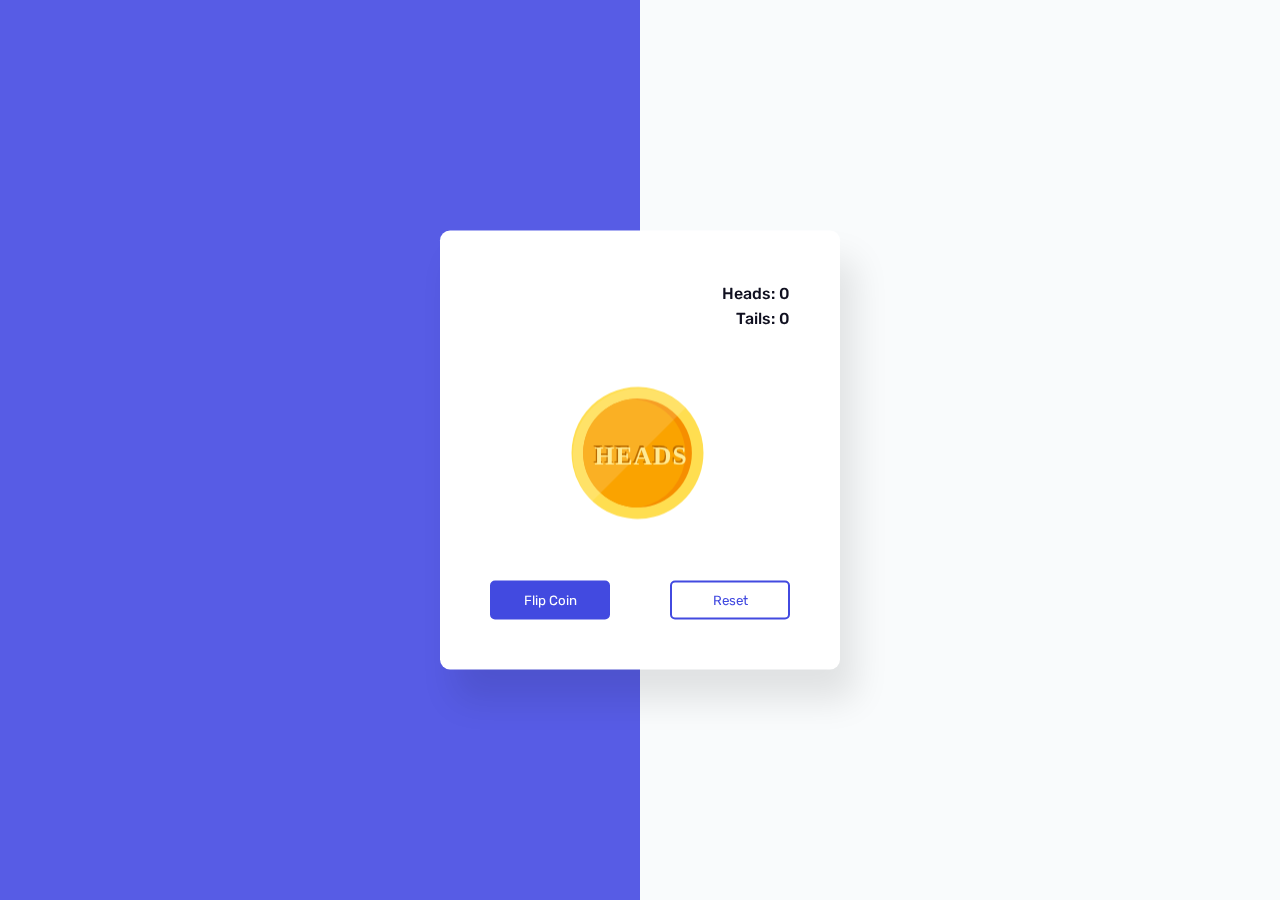
<file: flip-coin/index.html>
<!DOCTYPE html>
<html lang="en">

<head>
    <meta charset="UTF-8">
    <meta http-equiv="X-UA-Compatible" content="IE=edge">
    <meta name="viewport" content="width=device-width, initial-scale=1.0">
    <link rel="stylesheet" href="style.css">
    <title> Flip coin </title>
</head>

<body>

    <div class="container">
        <div class="stats">
            <p id="heads-count">Heads: 0</p>
            <p id="tails-count">Tails: 0</p>
        </div>
        <div class="coin" id="coin">
            <div class="heads">
                <img src="heads.svg">
            </div>
            <div class="tails">
                <img src="tails.svg">
            </div>
        </div>
        <div class="buttons">
            <button id="flip-button">
                Flip Coin
            </button>
            <button id="reset-button">
                Reset
            </button>
        </div>
    </div>


    <script src="index.js"></script>
</body>

</html>
</file>
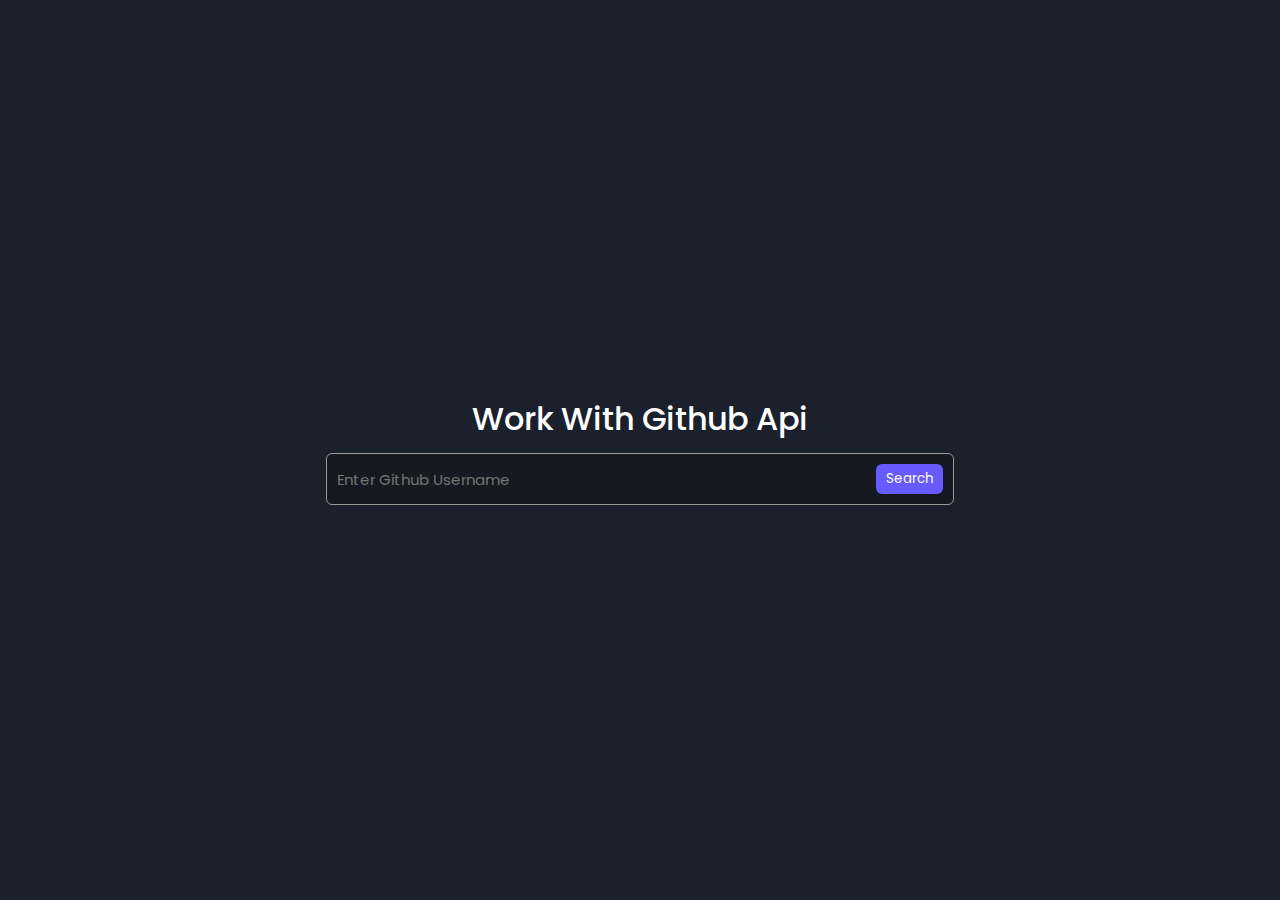
<file: github-api/index.html>
<!DOCTYPE html>
<html lang="en">

<head>
    <meta charset="UTF-8">
    <meta http-equiv="X-UA-Compatible" content="IE=edge">
    <meta name="viewport" content="width=device-width, initial-scale=1.0">
    <link rel="stylesheet" href="style.css">
    <title>Github Api</title>
</head>

<body>

    <div class="container">
        <h1>Work With Github Api</h1>
        <div class="searchBox">
            <input type="text" id="searchInput" placeholder="Enter Github Username">
            <button onclick="searchGithub()">Search</button>
        </div>

        <div class="details" id="result"></div>

    </div>

    <script src="index.js"></script>
</body>

</html>
</file>
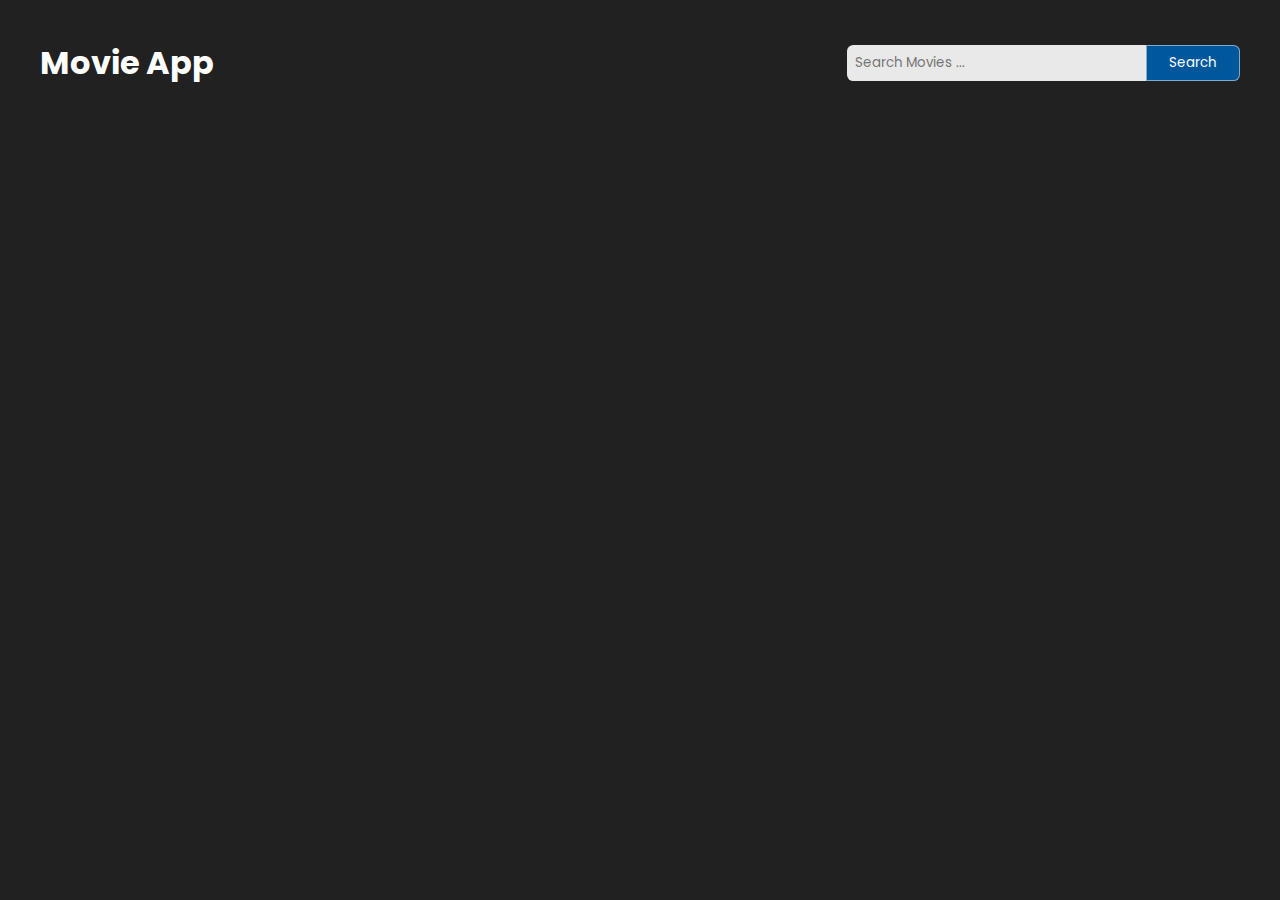
<file: movie-app/index.html>
<!DOCTYPE html>
<html lang="en">

<head>
    <meta charset="UTF-8">
    <meta name="viewport" content="width=device-width, initial-scale=1.0">
    <link rel="stylesheet" href="style.css">
    <title>Movie App</title>
</head>

<body>

    <div class="container">
        <div class="search-box">
            <a href="#">
                <h1>Movie App</h1>
            </a>
            <form id="search-form">
                <input type="text" id="search-input" placeholder="Search Movies ...">
                <button class="search-btn" type="submit">Search</button>
            </form>
        </div>

        <div id="result"></div>

    </div>

    <script src="index.js"></script>

</body>

</html>
</file>
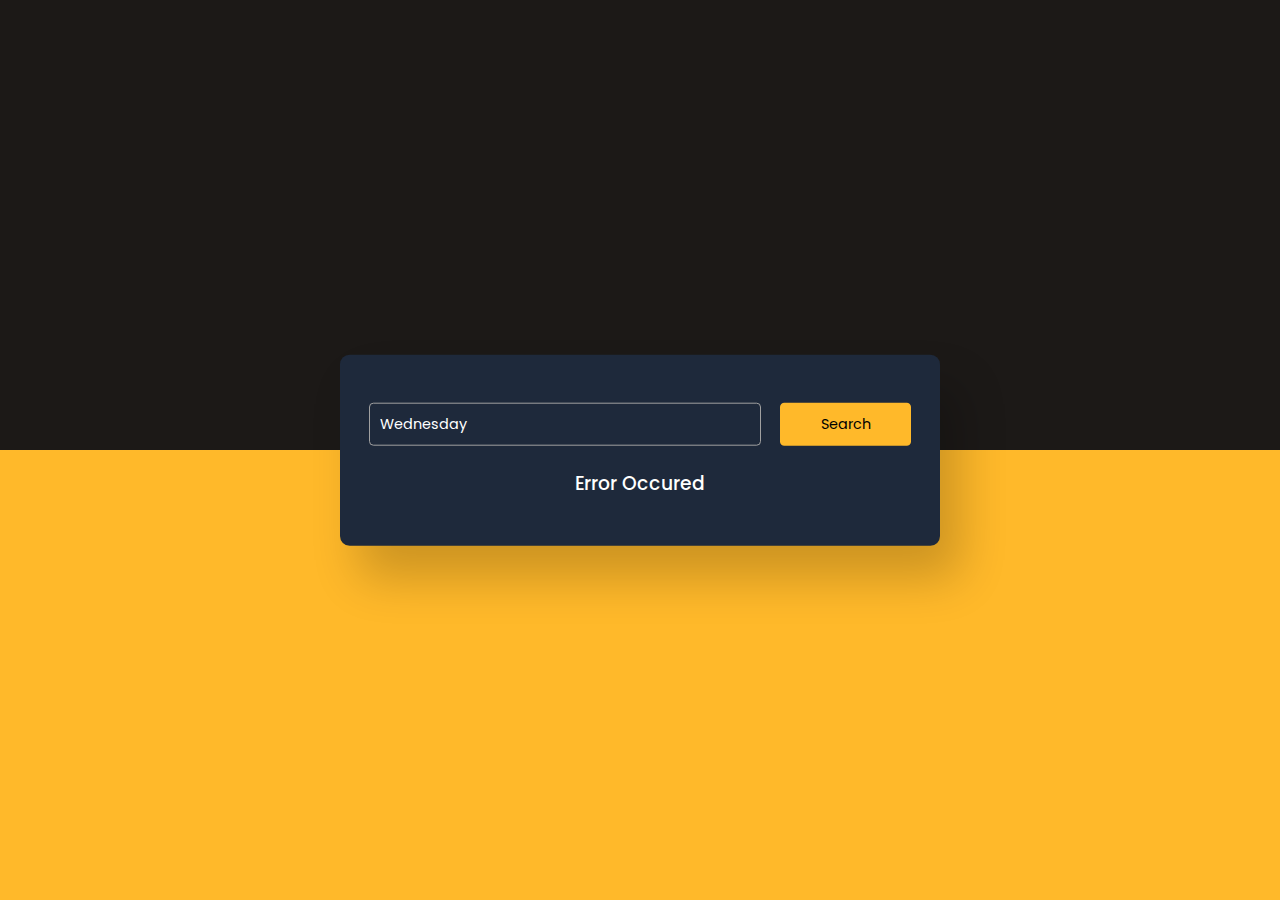
<file: movie-guide/index.html>
<!DOCTYPE html>
<html lang="en">

<head>
    <meta charset="UTF-8">
    <meta http-equiv="X-UA-Compatible" content="IE=edge">
    <meta name="viewport" content="width=device-width, initial-scale=1.0">
    <link rel="stylesheet" href="style.css">
    <title> Movie Guide App</title>
</head>

<body>

    <div class="container">
        <div class="search-container">
            <input type="text" id="movie-name" placeholder="Enter movie name here..." value="Wednesday">
            <button id="search-btn">Search</button>
        </div>
        <div id="result"></div>
    </div>



    <script src="key.js"></script>
    <script src="index.js"></script>

</body>

</html>
</file>
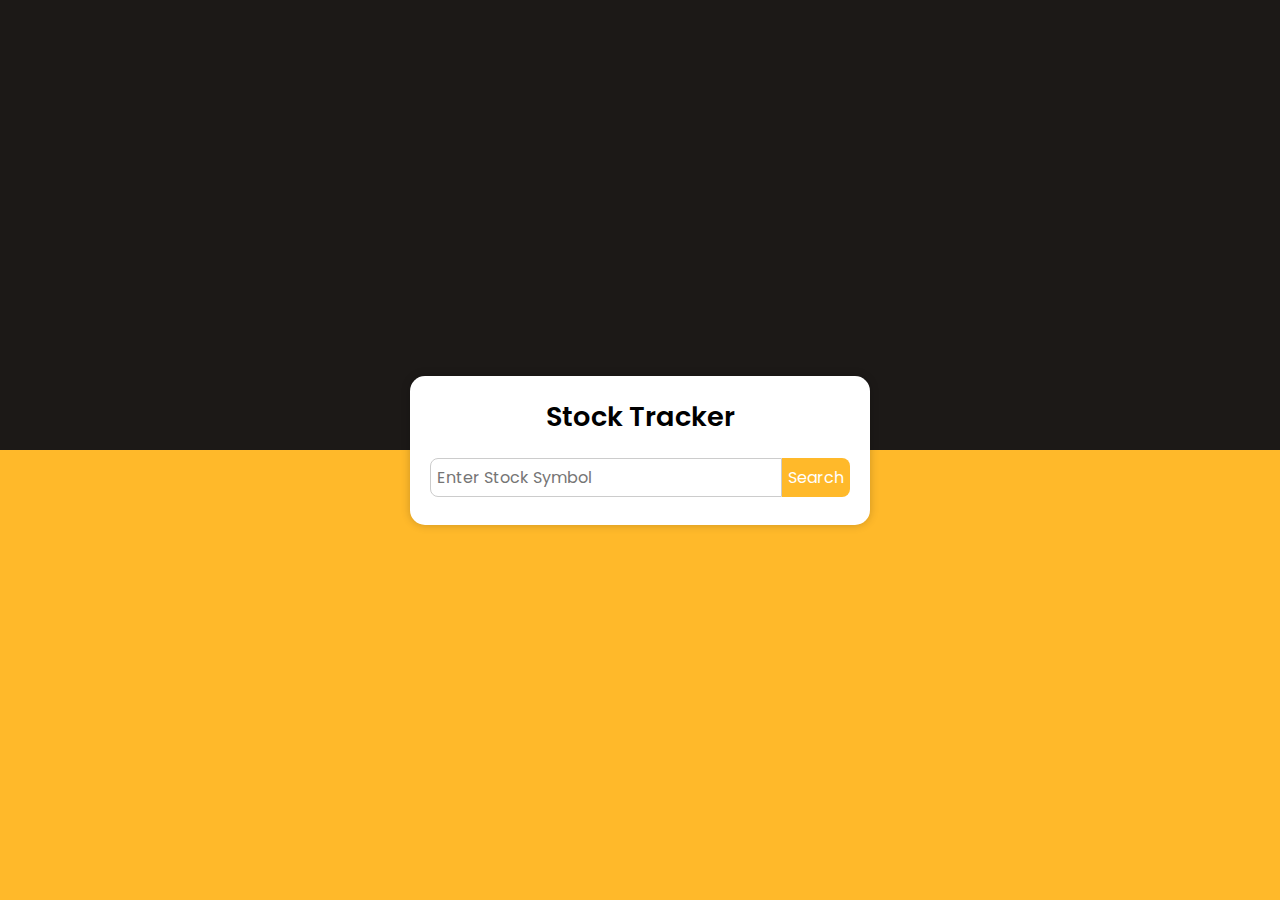
<file: stock-tracker/index.html>
<!DOCTYPE html>
<html lang="en">

<head>
    <meta charset="UTF-8">
    <meta name="viewport" content="width=device-width, initial-scale=1.0">
    <link rel="stylesheet" href="style.css">
    <title>Stock Tracker</title>
</head>

<body>

    <div class="container">
        <h1>Stock Tracker</h1>
        <form>
            <input type="text" id="symbol" placeholder="Enter Stock Symbol">
            <button type="submit">Search</button>
        </form>
        <ul id="stock-list"></ul>
    </div>



    <script src="index.js"></script>
</body>

</html>
</file>
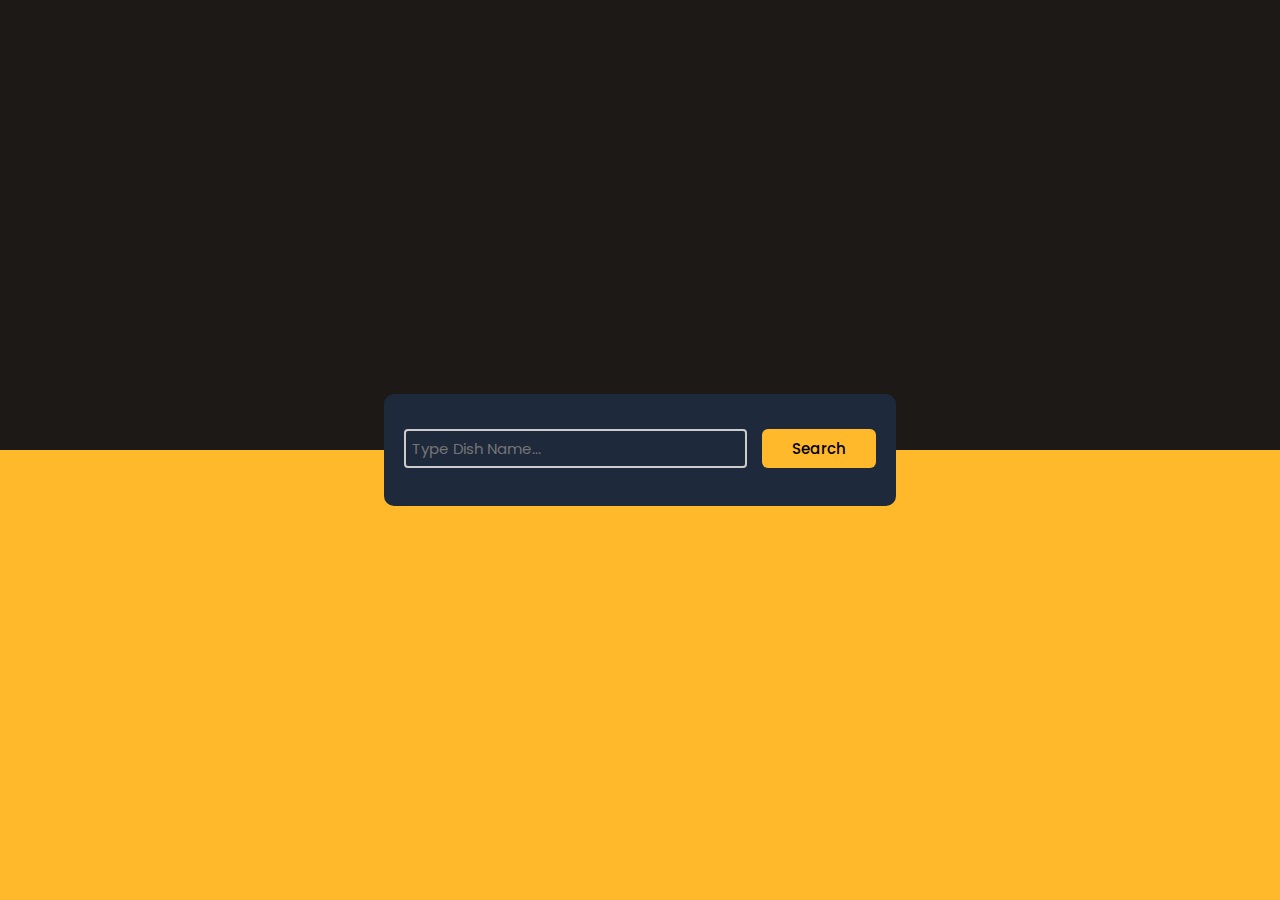
<file: tarifka/index.html>
<!DOCTYPE html>
<html lang="en">

<head>
    <meta charset="UTF-8">
    <meta http-equiv="X-UA-Compatible" content="IE=edge">
    <meta name="viewport" content="width=device-width, initial-scale=1.0">
    <link href="https://fonts.googleapis.com/css2?family=Poppins:wght@400;500;600&display=swap" rel="stylesheet" />
    <link rel="stylesheet" href="style.css">
    <title>Recipe Guide App</title>
</head>

<body>

    <div class="container">
        <div class="search-box">
            <input type="text" id="search-input" placeholder="Type Dish Name...">
            <button id="search-button">Search</button>
        </div>
        <div id="result"></div>
    </div>


    <script src="index.js"></script>
</body>

</html>
</file>
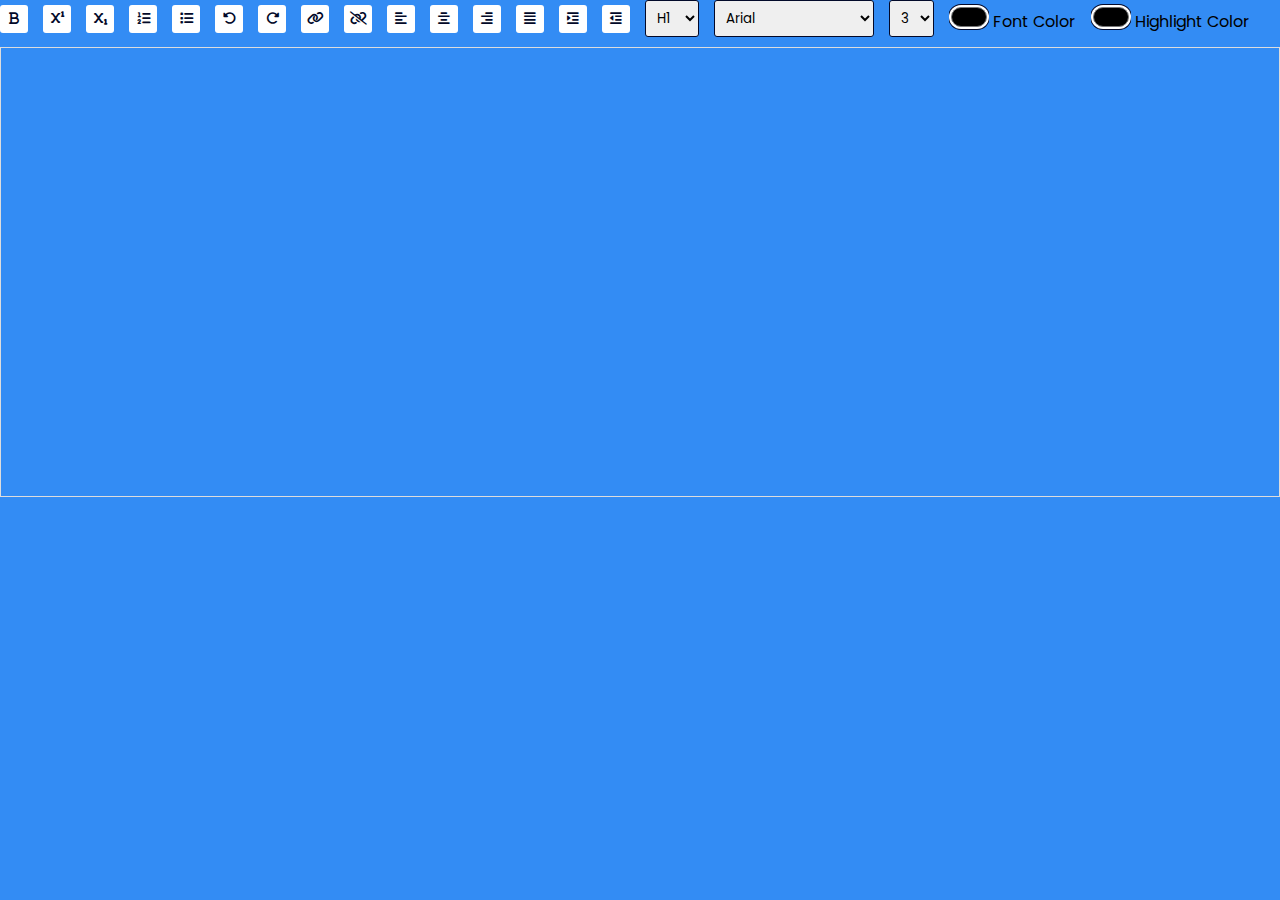
<file: text-editor/index.html>
<!DOCTYPE html>
<html lang="en">

<head>
    <meta charset="UTF-8">
    <meta http-equiv="X-UA-Compatible" content="IE=edge">
    <meta name="viewport" content="width=device-width, initial-scale=1.0">
    <link rel="stylesheet" href="https://cdnjs.cloudflare.com/ajax/libs/font-awesome/6.2.1/css/all.min.css">
    <link rel="stylesheet" href="style.css">
    <title> Online Text Editor</title>
</head>

<body>

    <div class="container">
        <div class="options">
            <button id="bold" class="option-button format">
                <i class="fa-solid fa-bold"></i>
            </button>
            <button id="superscript" class="option-button script">
                <i class="fa-solid fa-superscript"></i>
            </button>
            <button id="subscript" class="option-button script">
                <i class="fa-solid fa-subscript"></i>
            </button>

            <button id="insertOrderedList" class="option-button">
                <div class="fa-solid fa-list-ol"></div>
            </button>
            <button id="insertUnorderedList" class="option-button">
                <i class="fa-solid fa-list"></i>
            </button>

            <button id="undo" class="option-button">
                <i class="fa-solid fa-rotate-left"></i>
            </button>
            <button id="redo" class="option-button">
                <i class="fa-solid fa-rotate-right"></i>
            </button>

            <button id="createLink" class="adv-option-button">
                <i class="fa fa-link"></i>
            </button>
            <button id="unlink" class="option-button">
                <i class="fa fa-unlink"></i>
            </button>

            <button id="justifyLeft" class="option-button align">
                <i class="fa-solid fa-align-left"></i>
            </button>
            <button id="justifyCenter" class="option-button align">
                <i class="fa-solid fa-align-center"></i>
            </button>
            <button id="justifyRight" class="option-button align">
                <i class="fa-solid fa-align-right"></i>
            </button>
            <button id="justifyFull" class="option-button align">
                <i class="fa-solid fa-align-justify"></i>
            </button>
            <button id="indent" class="option-button spacing">
                <i class="fa-solid fa-indent"></i>
            </button>
            <button id="outdent" class="option-button spacing">
                <i class="fa-solid fa-outdent"></i>
            </button>
            <select id="formatBlock" class="adv-option-button">
                <option value="H1">H1</option>
                <option value="H2">H2</option>
                <option value="H3">H3</option>
                <option value="H4">H4</option>
                <option value="H5">H5</option>
                <option value="H6">H6</option>
            </select>
            <select id="fontName" class="adv-option-button"></select>
            <select id="fontSize" class="adv-option-button"></select>

            <div class="input-wrapper">
                <input type="color" id="foreColor" class="adv-option-button">
                <label for="foreColor">Font Color</label>
            </div>
            <div class="input-wrapper">
                <input type="color" id="backColor" class="adv-option-button">
                <label for="backColor">Highlight Color</label>
            </div>

        </div>
        <div id="text-input" contenteditable="true"></div>
    </div>

    <script src="script.js"></script>


</body>

</html>
</file>
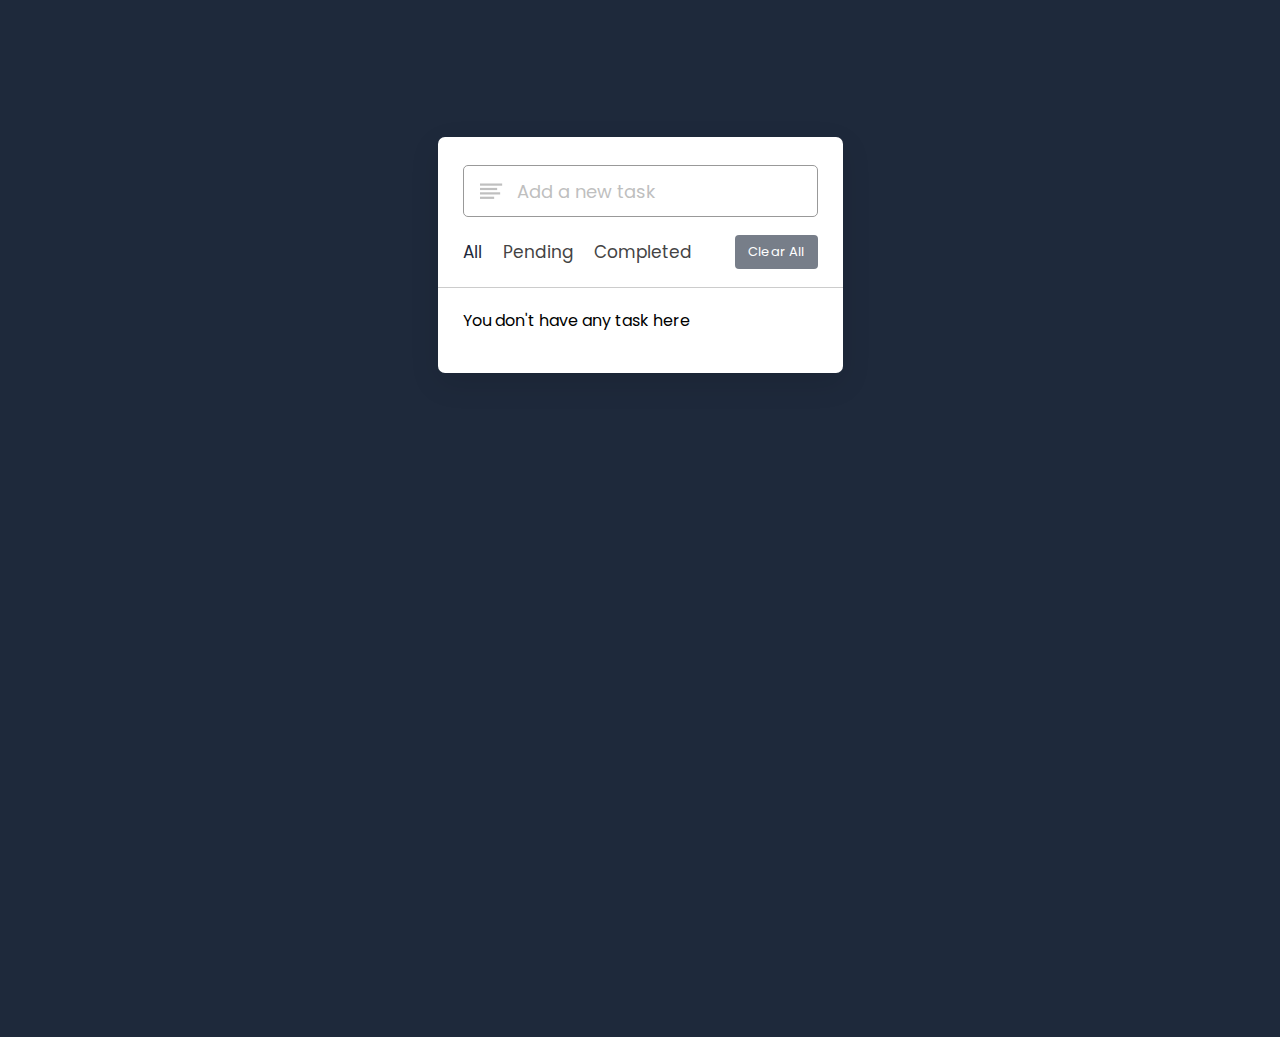
<file: todo-app/index.html>
<!DOCTYPE html>
<html lang="en">

<head>
    <meta charset="UTF-8">
    <meta http-equiv="X-UA-Compatible" content="IE=edge">
    <meta name="viewport" content="width=device-width, initial-scale=1.0">
    <link rel="stylesheet" href="https://unicons.iconscout.com/release/v4.0.0/css/line.css">
    <link rel="stylesheet" href="style.css">
    <title>ToDo App</title>
</head>

<body>

    <div class="wrapper">
        <div class="task-input">
            <img src="bars-icon.svg">
            <input type="text" placeholder="Add a new task">
        </div>

        <div class="controls">
            <div class="filters">
                <span id="all" class="active">
                    All
                </span>
                <span id="pending">Pending</span>
                <span id="completed">Completed</span>
            </div>
            <button class="clear-btn">Clear All</button>
        </div>
        <ul class="task-box"></ul>

    </div>

    <script src="index.js"></script>
</body>

</html>
</file>
<file: flip-coin/style.css>
@import url('https://fonts.googleapis.com/css2?family=Rubik:wght@300;400;500;600;700&display=swap');

*{
    margin: 0;
    padding: 0;
    box-sizing: border-box;
    font-family: 'Rubik', sans-serif;
}

body{
    height: 100%;
    background: linear-gradient(to right, #575ce5 50%, #f9fbfc 50%) fixed;
}

.container{
    background: #fff;
    width: 400px;
    padding: 50px;
    position: absolute;
    transform: translate(-50%, -50%);
    top: 50%;
    left: 50%;
    box-shadow: 15px 30px 35px rgba(0, 0, 0, 0.1);
    border-radius: 10px;
    -webkit-perspective: 300px;
    perspective: 300px;
}

.stats{
    text-align: right;
    color: #101020;
    font-weight: 500;
    line-height: 25px;
}

.coin{
    height: 150px;
    width: 150px;
    position: relative;
    margin: 50px auto;
    -webkit-transform-style: preserve-3d;
    transform-style: preserve-3d;
}

.tails{
    transform: rotateX(180deg);
}

.buttons{
    display: flex;
    justify-content: space-between;
}

.coin img{
    width: 145px;
}

.heads, .tails{
    position: absolute;
    width: 100%;
    height: 100%;
    backface-visibility: hidden;
    -webkit-backface-visibility: hidden;
}

button{
    width: 120px;
    padding: 10px 0;
    border: 2.5px solid #424ae0;
    border-radius: 5px;
    cursor: pointer;
}

#flip-button{
    background: #424ae0;
    color: #fff;
}

#flip-button:disabled{
    background-color: #e1e0ee;
    color: #101020;
    border-color: #e1e0ee;
}

#reset-button{
    background: #fff;
    color: #424ae0;
}

@keyframes spin-tails{
    0%{
        transform: rotateX(0);
    }
    100%{
        transform: rotateX(1980deg);
    }
}

@keyframes spin-heads{
    0%{
        transform: rotateX(0);
    }
    100%{
        transform: rotateX(2160deg);
    }
}
</file>
<file: github-api/style.css>
@import url('https://fonts.googleapis.com/css2?family=Poppins:wght@300;400;500;600;700&display=swap');

*{
    margin: 0;
    padding: 0;
    box-sizing: border-box;
    font-family: 'Poppins', sans-serif;
}

body{
    background-color: #1a212d;
    color: #fff;
    height: 100vh;
    display: flex;
    align-items: center;
    justify-content: center;
}

.container{
    padding: 30px 22px;
    width: 42rem;
}

.container h1{
    margin-bottom: 10px;
    text-align: center;
    font-weight: 500;
}

.searchBox{
    background-color: #161922;
    display: flex;
    align-items: center;
    justify-content: space-between;
    padding: 10px;
    border: 1px solid #999;
    border-radius: 6px;
}

.searchBox input{
    background-color: transparent;
    border: none;
    outline: none;
    width: 80%;
    color: #fff;
    font-size: 15px;
}

.searchBox button{
    background-color: #675afe;
    color: #fff;
    padding: 5px 10px;
    border: none;
    outline: none;
    border-radius: 6px;
    cursor: pointer;
    transition: all 0.3s ease;
}

.searchBox button:hover{
    background-color: #3a28fa;
}

.details{
    margin-top: 20px;
    background-color: #161922;
    padding: 20px 25px;
    border: 1px solid #999;
    border-radius: 6px;
    display: none;
}

.profile{
    display: flex;
}

.profile-image{
    height: 100px;
    width: 100px;
    margin-right: 10px;
    border-radius: 50%;
    overflow: hidden;
}

.profile-image img{
    width: 100%;
    height: 100%;
}

.profile-details{
    padding: 10px;
    width: 25rem;
}

.username{
    font-size: 13px;
    color: #675afe;
}

.bio{
    font-size: 14px;
    margin-top: 10px;
}

.stats{
    background-color: #20232c;
    display: flex;
    align-items: center;
    justify-content: space-around;
    padding: 20px 0;
    margin-top: 20px;
    text-align: center;
    border: 1px solid #999;
    border-radius: 6px;
}

.media{
    display: flex;
    flex-wrap: wrap;
    margin-top: 20px;
}

.media p{
    width: 50%;
    display: flex;
    align-items: center;
    font-size: 13px;
}
</file>
<file: movie-app/style.css>
@import url('https://fonts.googleapis.com/css2?family=Poppins:wght@300;400;500;600;700;800&display=swap');

*{
    margin: 0;
    outline: none;
    font-family: 'Poppins', sans-serif;
    box-sizing: border-box;
}

a{
    color: #fff;
    text-decoration: none;
}

body{
    color: #fff;
    background-color: #212121;
    padding: 1.5rem;
}

.search-box{
    width: 100%;
    display: flex;
    justify-content: space-between;
    flex-wrap: wrap;
    max-width: 1200px;
    align-items: center;
    margin: 15px 0 30px 0;
}

.search-box form{
    display: flex;
    max-width: 400px;   
}

.search-box input{
    width: 100%;
    max-width: 400px;
    padding: 8px;
    border-radius: 0.4rem 0 0 0.4rem;
    border: none;
    background-color: rgba(255, 255, 255, 0.9);
}

.search-box .search-btn{
    width: 120px;
    background-color: #01579b;
    color: #fff;
    cursor: pointer;
    padding: 6px 8px;
    border: 1px solid rgba(255, 255, 255, 0.5);
    border-radius: 0 0.4rem 0.4rem 0;
    transition: all 0.5s ease;
}

.search-box .search-btn:hover{
    background-color: #0091ea;
    border: 1px solid #fff;
}

.container{
    width: 100%;
    max-height: 100vh;
    display: flex;
    align-items: center;
    flex-direction: column;
}

.container .card{
    position: relative;
    font-size: 14px;
    border: 1px solid rgba(255, 255, 255, 0.6);
    border-radius: 0.4rem;
    line-height: 20px;
    width: 285px;
    height: 360px;
    overflow: hidden;
    transition: all 0.5s ease;
}

.container .card .card-content{
    width: 100%;
    position: absolute;
    bottom: 0;
    left: 0;
    padding: 100px 10px 5px;
    background-image: linear-gradient(180deg, rgba(51, 55, 69, 0), rgba(16, 21, 40, 0.95));
    transition: all 0.5s ease;
}

.container .card .card-content .card-header{
    padding: 8px 0;
    display: flex;
    align-items: center;
    justify-content: space-between;
}

.container .card .card-content .card-btn{
    color: #fff;
    cursor: pointer;
    padding: 6px 8px;
    border: 1px solid rgba(255, 255, 255, 0.5);
    border-radius: 0.4rem;
    transition: all 0.5s ease;
}

.container .card .card-content .info{
    max-height: 0;
    opacity: 0;
    border-top: 1px solid rgba(255, 255, 255, 0.3);
    overflow: hidden;
    transition: all 0.5s ease;
}

.container .card:hover{
    cursor: pointer;
}

.container .card:hover .card-content{
    background-image: linear-gradient(180deg, rgba(51, 55, 69, 0), #101528 48%);
}

.container .card:hover .card-btn{
    background-color: #0091ea;
    border-color: #0091ea;
}

.container .card:hover .info{
    max-height: 200px;
    opacity: 1;
    padding: 8px 0;
}

#result{
    display: flex;
    max-width: 1200px;
    gap: 15px;
    flex-direction: row;
    flex-wrap: wrap;
    justify-content: center;
}

@media screen and (max-width: 550px) {
    .search-box{
        justify-content: center;
    }

    .search-box form{
        margin-top: 10px;
    }

}
</file>
<file: movie-guide/style.css>
@import url('https://fonts.googleapis.com/css2?family=Poppins:wght@300;500;600;700&display=swap');

*{
    margin: 0;
    padding: 0;
    box-sizing: border-box;
    font-family: 'Poppins', sans-serif;
}

body{
    height: 100vh;
    background: linear-gradient(#1c1917 50%, #ffb92a 50%);
}

.container{
    font-size: 16px;
    width: 90vw;
    max-width: 37.5em;
    padding: 3em 1.8em;
    background-color: #1e293b;
    position: absolute;
    transform: translate(-50%, -50%);
    top: 50%;
    left: 50%;
    border-radius: 0.6em;
    box-shadow: 1.2em 2em 3em rgba(0, 0, 0, 0.2);
}

.search-container{
    display: grid;
    grid-template-columns: 9fr 3fr;
    gap: 1.2em;
}

.search-container input, .search-container button{
    font-size: 0.9em;
    outline: none;
    border-radius: 0.3em;
}

.search-container input{
    background-color: transparent;
    border: 1px solid #a0a0a0;
    color: #fff;
    padding: 0.7em;
}

.search-container input:focus{
    border-color: #fff;
}

.search-container button{
    background-color: #ffb92a;
    border: none;
    cursor: pointer;
}

#result{
    color: #fff;
}

.info{
    position: relative;
    display: grid;
    grid-template-columns: 4fr 8fr;
    margin-top: 1.2em;
}

.poster{
    width: 100%;
}

h2{
    text-align: center;
    font-size: 1.5em;
    font-weight: 600;
    letter-spacing: 0.06em;
}

.rating{
    display: flex;
    align-items: center;
    justify-content: center;
    gap: 0.6em;
    margin: 0.6em 0 0.9em 0;
}

.rating img{
    width: 1.2em;
}

.rating h4{
    display: inline-block;
    font-size: 1.1em;
    font-weight: 500;
}

.details{
    display: flex;
    font-size: 0.95em;
    gap: 1em;
    justify-content: center;
    color: #a0a0a0;
    margin: 0.6em 0;
    font-weight: 300;
}

.genre{
    display: flex;
    justify-content: space-around;
}

.genre div{
    border: 1px solid #a0a0a0;
    font-size: 0.75em;
    padding: 0.4em 1.6em;
    border-radius: 0.4em;
    font-weight: 300;
}

h3{
    font-weight: 500;
    margin-top: 1.2em;
}

p{
    font-size: 0.9em;
    font-weight: 300;
    line-height: 1.8em;
    text-align: justify;
    color: #a0a0a0;
}

.msg{
    text-align: center;
}

@media screen and (max-width: 600px) {
    .container{
        font-size: 14px;
    }
    .poster{
        margin: auto;
        width: auto;
        max-height: 10.8em;
    }

    .info{
        grid-template-columns: 1fr;
    }

}
</file>
<file: stock-tracker/style.css>
@import url('https://fonts.googleapis.com/css2?family=Poppins:wght@300;400;500;600;700;800&display=swap');

*{
    margin: 0;
    padding: 0;
    box-sizing: border-box;
    font-family: 'Poppins', sans-serif;
}

body{
    display: flex;
    align-items: center;
    justify-content: center;
    height: 100vh;
    background: linear-gradient(#1c1917 50%, #ffb92a 50%);
}

.container{
    background-color: #fff;
    width: 460px;
    padding: 20px;
    border-radius: 15px;
    box-shadow: 0 0 10px rgba(0, 0, 0, 0.2);
}

.container h1{
    font-size: 1.7rem;
    text-align: center;
    font-weight: 600;
    margin-bottom: 20px;
}

form{
    display: flex;
    margin-bottom: 8px;
}

form input{
    flex: 1;
    padding: 6px;
    font-size: 1rem;
    border-radius: 8px 0 0 8px;
    border: 1px solid #ccc;
    outline: none;
}

form button{
    padding: 6px;
    font-size: 1rem;
    border: none;
    border-radius: 0 8px 8px 0;
    background-color: #ffb92a;
    color: #fff;
    cursor: pointer;
    transition: all 0.3s ease;
}

form button:hover{
    background-color: #ce8b00;
}

#stock-list{
    list-style: none;
}

#stock-list li{
    display: flex;
    justify-content: space-between;
    align-items: center;
    padding: 10px;
    border-bottom: 1px solid #ccc;
}

#stock-list li:last-child{
    border-bottom: none;
}

li.error{
    color: red;
}
</file>
<file: tarifka/style.css>
*{
    margin: 0;
    padding: 0;
    box-sizing: border-box;
    font-family: 'Poppins';
}

body{
    height: 100vh;
    background: linear-gradient(#1c1917 50%, #ffb92a 50%);
}

.container{
    background-color: #1e293b;
    padding: 35px 20px 38px;
    width: 90vw;
    max-width: 512px;
    position: absolute;
    transform: translate(-50%, -50%);
    top: 50%;
    left: 50%;
    border-radius: 10px;
}

.search-box{
    width: 100%;
    display: grid;
    grid-template-columns: 9fr 3fr;
    gap: 15px;
}

.search-box input{
    font-size: 15px;
    padding: 6px;
    border: 2px solid #ccc;
    background: transparent;
    border-radius: 4px;
    color: #fff;
}

.search-box button{
    font-size: 15px;
    background-color: #ffb92a;
    border: none;
    font-weight: 500;
    border-radius: 6px;
    cursor: pointer;
    transition: all 0.3s ease;
}

img{
    display: block;
    width: 35%;
    margin: 28px auto 22px;
    border-radius: 6px;
}

.details{
    background-color: #ffb92a;
    position: relative;
    text-align: center;
    padding: 10px 0;
    border-radius: 10px;
}

.details h2{
    font-size: 17px;
    font-weight: 600;
}

.details h4{
    font-size: 15px;
    font-weight: 400;
}

#show-recipe{
    font-size: 15px;
    position: relative;
    left: 76%;
    padding: 8px 12px;
    background-color: #ffb92a;
    border: none;
    top: 24px;
    border-radius: 6px;
    font-weight: 500;
    cursor: pointer;
    transition: all 0.3s ease;
}

#recipe{
    position: absolute;
    background-color: #1e293b;
    min-height: 100%;
    width: 100%;
    top: 0;
    left: 0;
    z-index: 2;
    border-radius: 10px;
    display: none;
}

#recipe pre{
    white-space: pre-wrap;
    word-wrap: break-word;
    padding: 40px 24px 24px;
    font-size: 14px;
    color: #fff;
}

#hide-recipe{
    font-size: 15px;
    position: relative;
    width: 28px;
    height: 28px;
    background-color: #ffb92a;
    border: none;
    top: 18px;
    left: 91%;
    border-radius: 6px;
    cursor: pointer;
    transition: all 0.3s ease;
}

#show-recipe:hover, #hide-recipe:hover, .search-box button:hover{
    background-color: #e69b00;
}

ul{
    font-size: 15px;
    position: relative;
    display: grid;
    grid-template-columns: auto auto;
    gap: 12px 16px;
    padding: 16px 0 0 18px;
    color: #ccc;
    text-transform: capitalize;
}

#ingre-container h3{
    text-align: center;
    color: #fff;
}

@media screen and(max-width: 500px) {
    .container{
        font-size: 14px;
        padding: 35px 25px 28px;
    }
    #show-recipe{
        left: 73%;
    }
}
</file>
<file: text-editor/style.css>
@import url('https://fonts.googleapis.com/css2?family=Poppins:wght@300;400;500;600;700&display=swap');

*{
    padding: 0;
    margin: 0;
    box-sizing: border-box;
}

body {
    background-color: #338cf4;
}

.containeer {
    background-color: #fff;
    width: 90vmin;
    padding: 50px 30px;
    position: absolute;
    transform: translate(-50%, -50%);
    left: 50%;
    top: 50%;
    border-radius: 10px;
    box-shadow: 0 25px 50px rgba(7, 20, 35, 0.2);
}

.options{
    display: flex;
    flex-wrap: wrap;
    align-items: center;
    gap: 15px;
} 

button{
    width: 28px;
    height: 28px;
    display: grid;
    place-items: center;
    border-radius: 3px;
    border: none;
    background-color: #fff;
    outline: none;
    color: #020929;
    cursor: pointer;
}

select{
    padding: 7px;
    border: 1px solid #020929;
    border-radius: 3px;
    cursor: pointer;
}
.options label,
.options select{
    font-family: 'Poppins', sans-serif;
}

input[type="color"]{
    -webkit-appearance: none;
    -moz-appearance: none;
    appearance: none;
    background-color: transparent;
    width: 40px;
    height: 28px;
    border: none;
    cursor: pointer;
}

input[type="color"]::-webkit-color-swatch{
    border-radius: 15px;
    box-shadow: 0 0 0 2px #fff, 0 0 0 3px #020929;
}

input[type="color"]::-moz-color-swatch{
    border-radius: 15px;
    box-shadow: 0 0 0 2px #fff, 0 0 0 3px #020929;
}

#text-input{
    margin-top: 10px;
    border: 1px solid #ddd;
    padding: 20px;
    height: 50vh;
}
.active{
    background-color: #e0e9ff;
}
</file>
<file: todo-app/style.css>
@import url('https://fonts.googleapis.com/css2?family=Poppins:wght@400;500;600;700&display=swap');

*{
    margin: 0;
    padding: 0;
    box-sizing: border-box;
    font-family: 'Poppins', sans-serif;
}

body{
    width: 100%;
    height: 100vh;
    overflow: hidden;
    background: #1e293b;
}

::selection{
    color: #fff;
    background: #1e293b;
}

.wrapper{
    max-width: 405px;
    background: #fff;
    margin: 137px auto;
    padding: 28px 0 30px;
    border-radius: 7px;
    box-shadow: 0 10px 30px rgba(0, 0, 0, 0.1);
}

.task-input{
    height: 52px;
    padding: 0 25px;
    position: relative;
}

.task-input img{
    top: 50%;
    position: absolute;
    transform: translate(17px, -50%);
}

.task-input input{
    height: 100%;
    width: 100%;
    outline: none;
    font-size: 18px;
    border-radius: 5px;
    padding: 0 20px 0 53px;
    border: 1px solid #999;
}

.task-input input:focus, .task-input input.active{
    padding-left: 52px;
    border: 2px solid #1e293b;
}

.task-input input::placeholder{
    color: #bfbfbf;
}

.controls, li{
    display: flex;
    align-items: center;
    justify-content: space-between;
}

.controls{
    padding: 18px 25px;
    border-bottom: 1px solid #ccc;
}

.filters span{
    margin: 0 8px;
    font-size: 17px;
    color: #444;
    cursor: pointer;
}

.filters span:first-child{
    margin-left: 0;
}

.filters span.active{
    color: #1e293b;
}

.controls .clear-btn{
    border: none;
    opacity: 0.6;
    outline: none;
    color: #fff;
    cursor: pointer;
    font-size: 13px;
    padding: 7px 13px;
    border-radius: 4px;
    background: #1e293b;
    letter-spacing: 0.3px;
    pointer-events: none;
    transition: transform 0.25s ease;
}

.clear-btn.active{
    opacity: 0.9;
    pointer-events: auto;
}

.clear-btn:active{
    transform: scale(0.93);
}

.task-box{
    margin-top: 20px;
    margin-right: 5px;
    padding: 0 20px 10px 25px;
}

.task-box.overflow{
    overflow-y: auto;
    max-height: 300px;
}

.task-box::-webkit-scrollbar{
    width: 5px;
}

.task-box::-webkit-scrollbar-track{
    background: #f1f1f1;
    border-radius: 25px;
}

.task-box::-webkit-scrollbar-thumb{
    background: #e6e6e6;
    border-radius: 25px;
}

.task-box .task{
    list-style: none;
    font-size: 17px;
    margin-bottom: 18px;
    padding-bottom: 16px;
    align-items: flex-start;
    border-bottom: 1px solid #ccc;
}

.task-box .task:last-child{
    margin-bottom: 0;
    border-bottom: 0;
    padding-bottom: 0;
}

.task-box .task label{
    display: flex;
    align-items: flex-start;
}

.task-box label input{
    margin-top: 7px;
    accent-color: #1e293b;
}

.task-box label p{
    user-select: none;
    margin-left: 12px;
    word-wrap: break-word;
}

.task label p.checked{
    text-decoration: line-through;
}

.task-box .settings{
    position: relative;
}

.settings :where(i, li){
    cursor: pointer;
}

.settings .task-menu{
    z-index: 10;
    right: -5px;
    bottom: -65px;
    padding: 5px 0;
    background: #fff;
    position: absolute;
    border-radius: 4px;
    transform: scale(0);
    transform-origin: top right;
    box-shadow: 0 0 6px rgba(0, 0, 0, 0.15);
    transition: transform 0.2s ease;
}

.task-box .task:last-child .task-menu{
    bottom: 0;
    transform-origin: bottom right;
}

.task-box .task:first-child .task-menu{
    bottom: -65px;
    transform-origin: top right;
}

.task-menu.show{
    transform: scale(1);
}

.task-menu li{
    height: 25px;
    font-size: 16px;
    margin-bottom: 2px;
    padding: 17px 15px;
    cursor: pointer;
    justify-content: flex-start;
}

.task-menu li:last-child{
    margin-bottom: 0;
}

.settings li:hover{
    background: #f5f5f5;
}

.settings li i{
    padding-right: 8px;
}

@media (max-width: 400px){
    body{
        padding: 0 10px;
    }

    .wrapper{
        padding: 20px 0;
    }

    .filters span{
        margin: 0 5px;
    }

    .task-input{
        padding: 0 20px;
    }

    .controls{
        padding: 18px 20px;
    }

    .task-box{
        margin-top: 20px;
        margin-right: 5px;
        padding: 0 15px 10px 20px;
    }

    .task label input{
        margin-top: 4px;
    }

}
</file>
